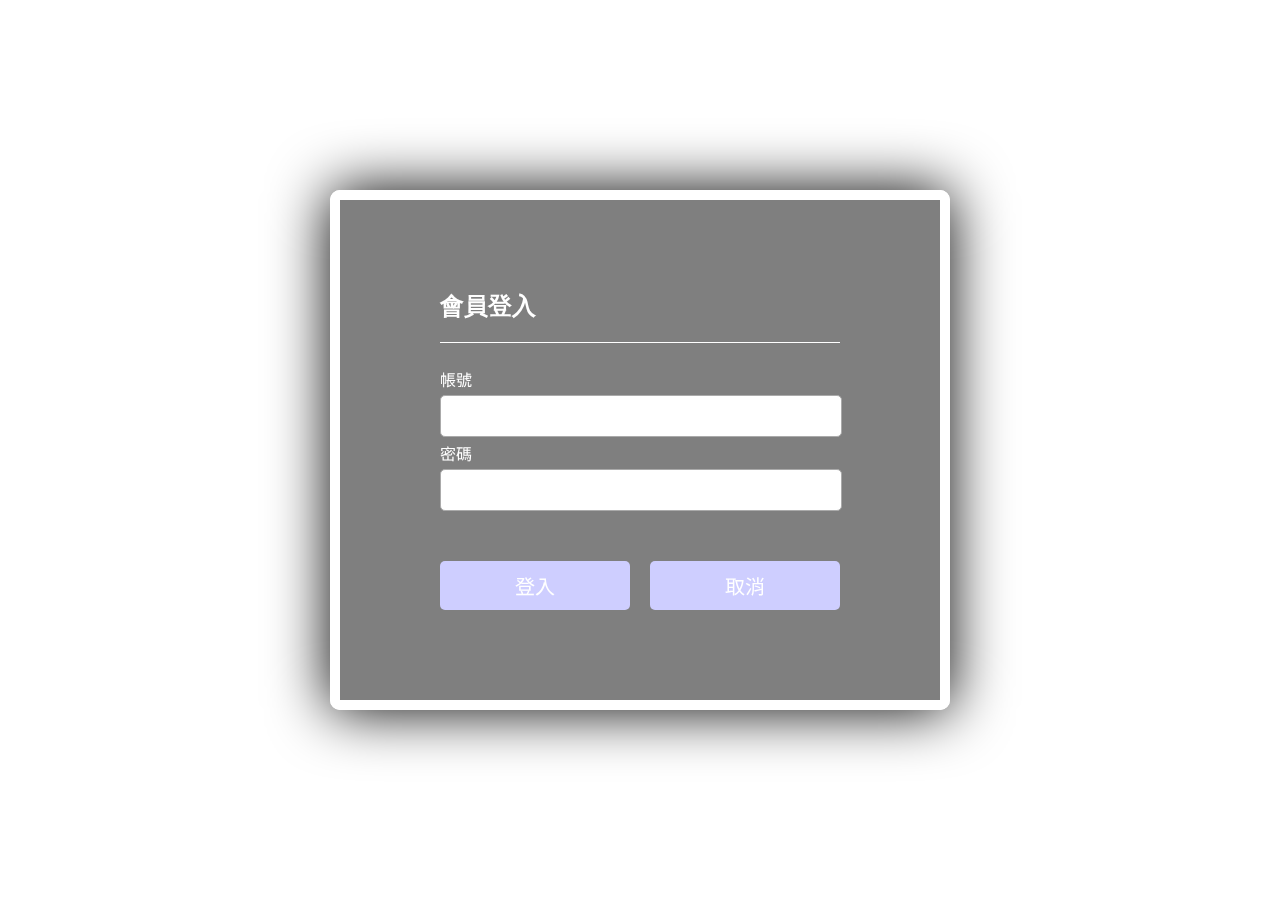
<file: goldfish_layouts/goldfish17.html>
<!DOCTYPE html>
<html lang="en">
<head>
    <meta charset="UTF-8">
    <meta name="viewport" content="width=device-width, initial-scale=1.0">
    <title>Goldfish #17 test</title>
    <style type="text/css">
    @import url('https://fonts.googleapis.com/css2?family=Noto+Sans+TC:wght@100;300;400;500;700;900&display=swap');
    *{
        margin: 0;
        padding: 0;
        list-style: none;
    }
    html, body{
        height: 100%;
    }
    body{
        background: url("https://images.unsplash.com/photo-1497215842964-222b430dc094?ixlib=rb-1.2.1&ixid=eyJhcHBfaWQiOjEyMDd9&auto=format&fit=crop&w=2700&q=80") no-repeat center center / cover;
        display: flex;
        justify-content: center;
        align-items: center;
    }
    .login{
        width: 600px;
        height: 500px;
        background-color: rgba(0,0,0,.5);
        border-radius: 10px;
        border: 10px solid white;
        box-shadow: 0 0 60px black;
        -webkit-backdrop-filter: blur(5px);
        backdrop-filter: blur(5px);
        display: flex;
        justify-content: center;
        align-items: center;
        color: white;
    }
    .form{
        width: 400px;
    }
    .form h2{
        margin-bottom: 20px;
        padding-bottom: 20px;
        border-bottom: 1px solid white;
    }
    .form .group{
       
    }
    .form label{
        line-height: 2;
        font-family: 'Noto Sans TC', sans-serif;
    }
    .form input{
        width: 100%;
        border: 1px solid #aaa;
        border-radius: 5px;
        line-height: 3;
    }
    .form .btn-group{
        font-size: 0;
        margin-top: 50px;
    }
    .form .btn{
        font-size: 20px;
        border-radius: 5px;
        border: none;
        background-color: #CECEFF;
        width: 190px;
        padding: 10px 0;
        color: white;
        font-family: 'Noto Sans TC', sans-serif;
    }
    .form .btn + .btn{
        margin-left: 20px;
    }
    </style>
</head>
<body>
    <div class="login">
        <form class="form">
            <h2>會員登入</h2>
            <div class="group">
                <label for="user_id">帳號</label>
                <input type="text" id="user_id">
            </div>
            <div class="group">
                <label for="user_password">密碼</label>
                <input type="text" id="user_password">
            </div>
            <div class="btn-group">
                <button class="btn">登入</button>
                <button class="btn">取消</button>
            </div>
        </form>
    </div>



</body>
</html>
</file>
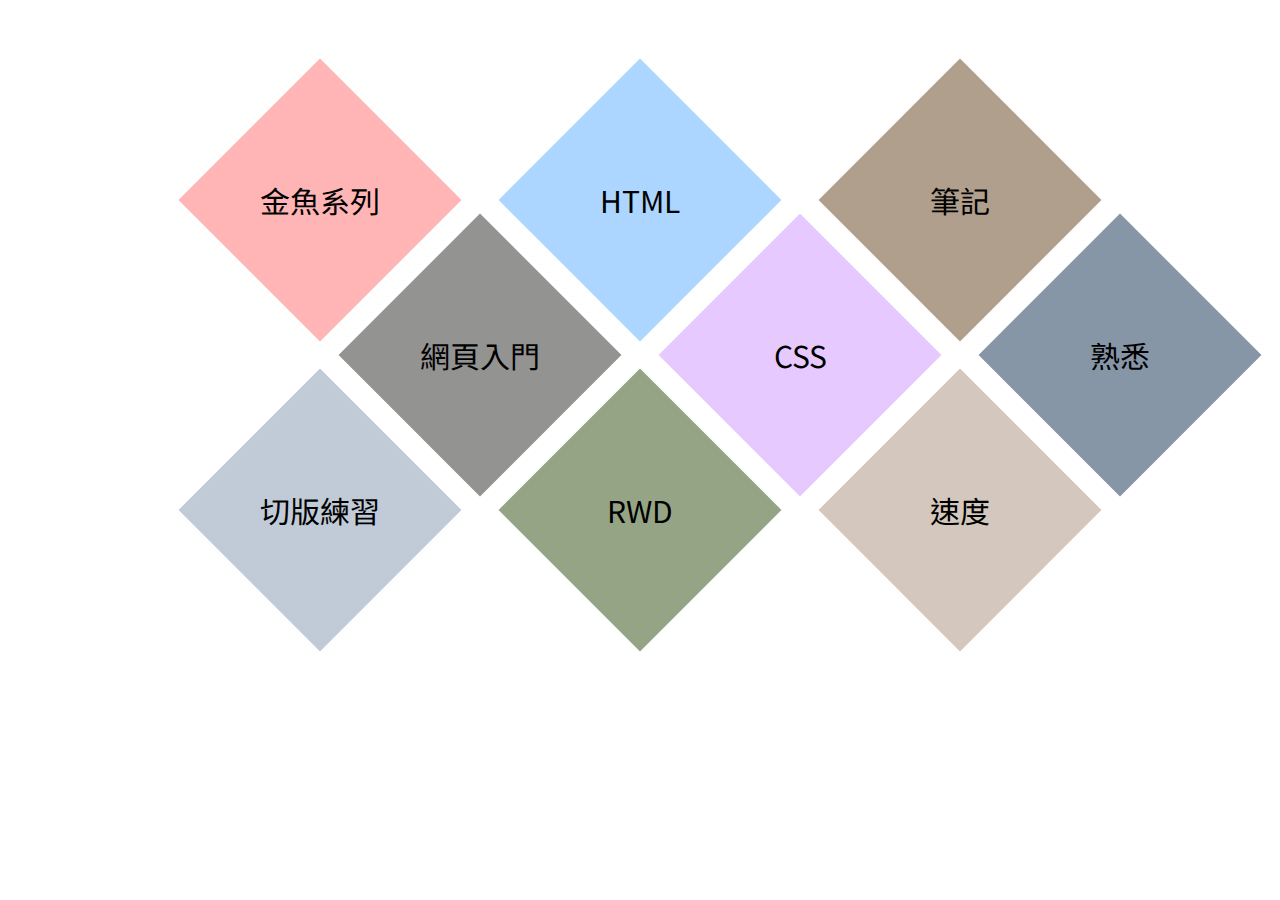
<file: goldfish_layouts/goldfish20.html>
<!DOCTYPE html>
<html lang="en">
<head>
    <meta charset="UTF-8">
    <title>Goldfish #20 test</title>
    <style type="text/css">
        @import url('https://fonts.googleapis.com/css2?family=Noto+Sans+TC:wght@100;300;400;500;700;900&display=swap');
        *{
            margin: 0;
            padding: 0;
            list-style: none;
        }
        ul{
            width: 960px;
            margin: auto;
            padding: 100px 0;
            display: flex;
            flex-wrap: wrap;
        }
        li{
            width: 200px;
            height: 200px;
            text-align: center;
            line-height: 200px;
            /* outline: 1px solid black; */
            margin: 0 60px -45px;
            position: relative;
            font-size: 30px;
            font-family: 'Noto Sans TC', sans-serif;
        }
        li::before{
            content: '';
            position: absolute;
            z-index: -1;
            width: 100%;
            height: 100%;
            /* outline: 1px solid red; */
            top: 0;
            left: 0;
            transform: rotate(45deg);
        }
        li:nth-child(n+4){
            left: 160px;
        }
        li:nth-child(n+7){
            left: 0;
        }
        .box1::before{background-color: #FFB5B5;}
        .box2::before{background-color: #acd6ff;}
        .box3::before{background-color: #af9f8c;}
        .box4::before{background-color: #939391;}
        .box5::before{background-color: #E6CAFF;}
        .box6::before{background-color: #8696A7;}
        .box7::before{background-color: #c1cbd7;}
        .box8::before{background-color: #96a486;}
        .box9::before{background-color: #d4c8be;}

        li:hover{
            color: white;
        }
        li:hover::before{
            background-color: black;
        }
    </style>
</head>
<body>
    <ul>
        <li class="box1">金魚系列</li>
        <li class="box2">HTML</li>
        <li class="box3">筆記</li>
        <li class="box4">網頁入門</li>
        <li class="box5">CSS</li>
        <li class="box6">熟悉</li>
        <li class="box7">切版練習</li>
        <li class="box8">RWD</li>
        <li class="box9">速度</li>
    </ul>
</body>
</html>
</file>
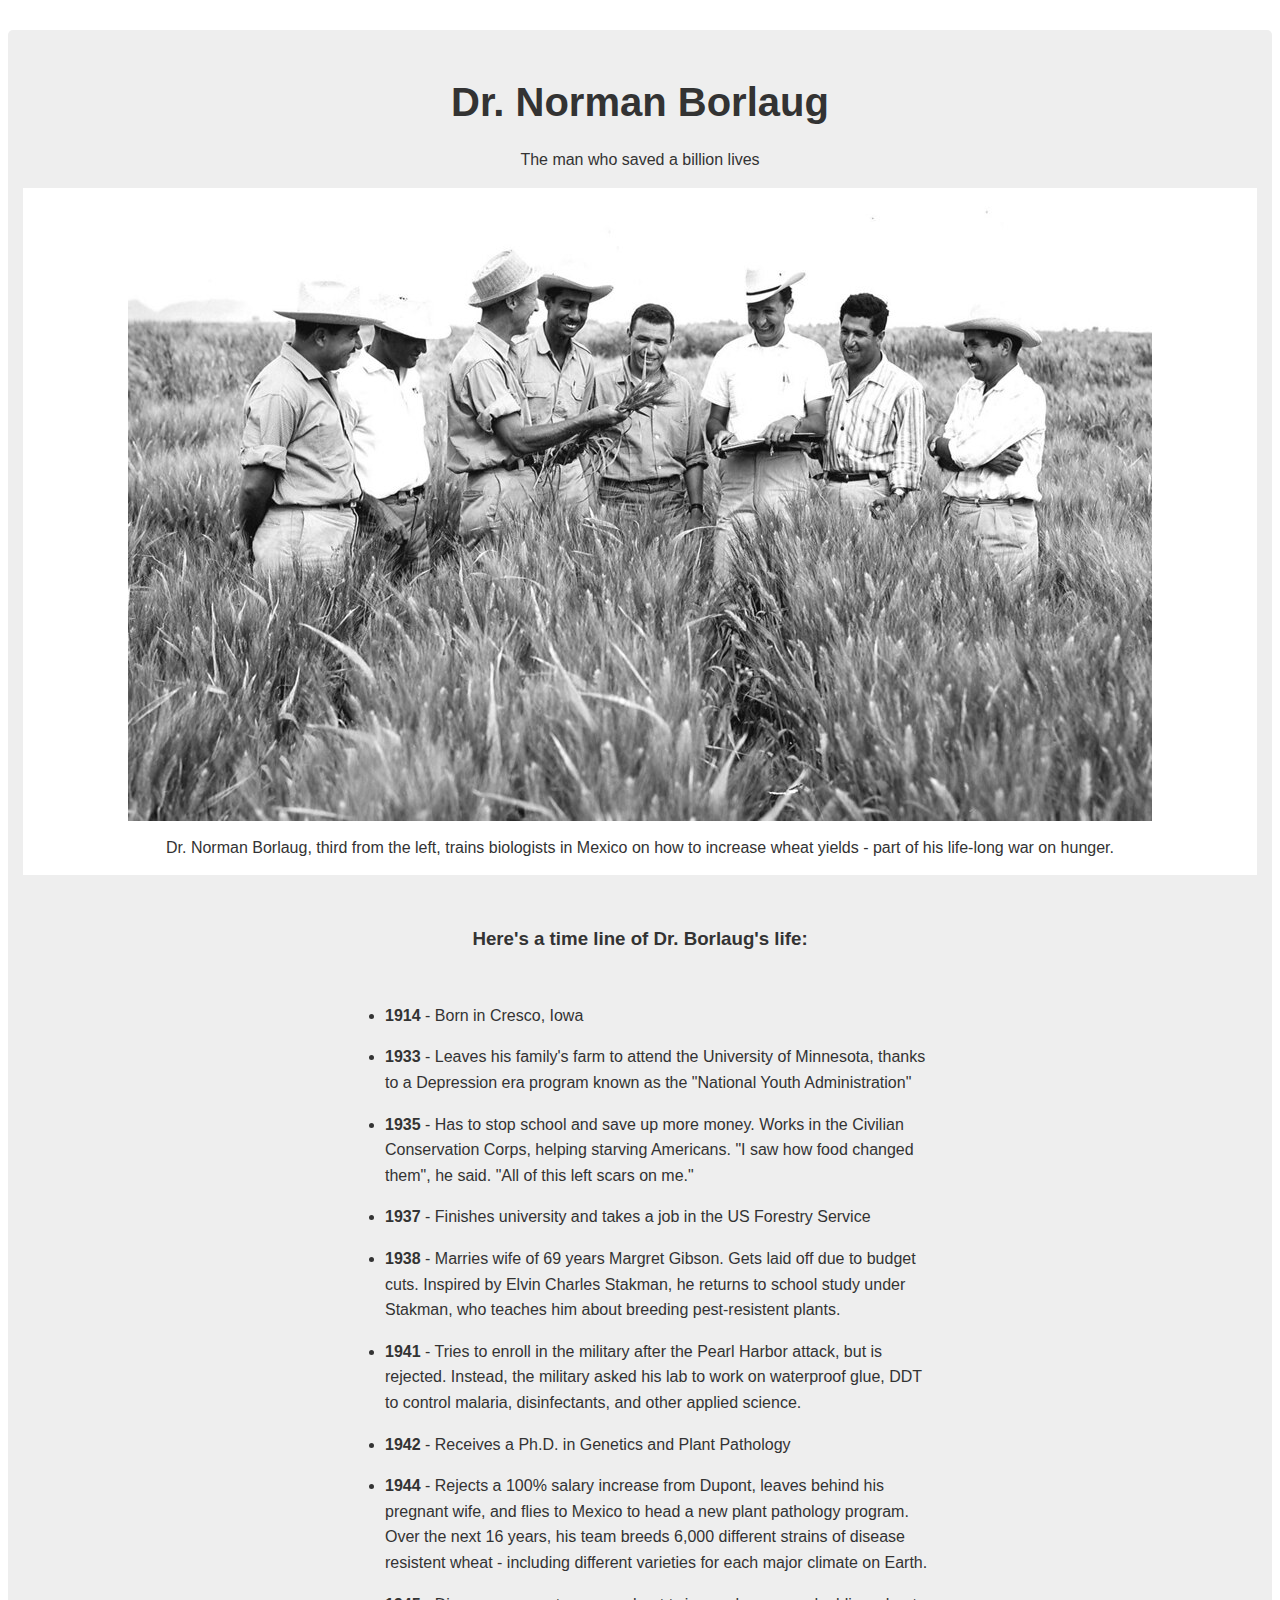
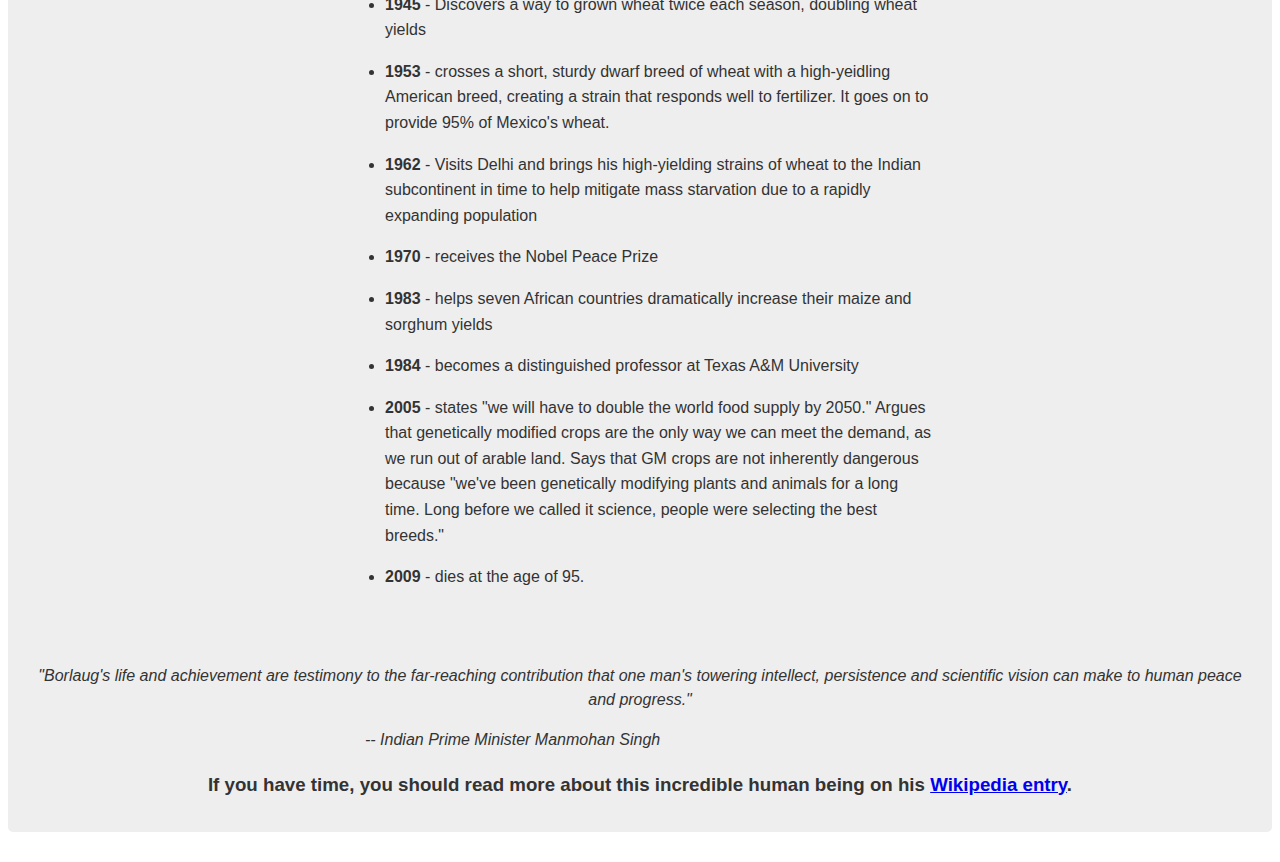
<file: Tribute/tribute.html>
<!DOCTYPE html>
<html lang="en">
<head>
    <meta charset="UTF-8">
    <meta name="viewport" content="width=device-width, initial-scale=1.0">
    <title>Tribute Page</title>
    <style>
        html{
            font-size: 10px;
        }
        body{
            font-family: -apple-system, BlinkMacSystemFont, 'Segoe UI', Roboto, Oxygen, Ubuntu, Cantarell, 'Open Sans', 'Helvetica Neue', sans-serif;
            font-size: 1.6rem;
            line-height: 1.5;
            text-align: center;
            color: #333;
            margin: 0;
        }
        h1{
            font-size: 4rem;
            margin-bottom: 0;
        }
        main{
            margin: 30px 8px;
            padding: 15px;
            border-radius: 5px;
            background: #eee;
        }
        img{
            max-width: 100%;
            display: block;
            height: auto;
            margin: 0 auto;
        }
        #cover-block{
            background: white;
            padding: 10px;
            margin: 0;
        }
        #cover-block p{
            margin: 15px 0 5px 0;
        }
        #headline{
            margin: 50px 0;
            text-align: center;
        }
        ul{
            max-width: 550px;
            margin: 0 auto 50px auto;
            text-align: left;
            line-height: 1.6;
        }
        li{
            margin: 16px 0;
        }
        #div last-paragraph{
            max-width: 550px;
            margin: 0 auto 50px auto;
            text-align: left;
        }
        #cite{
            max-width: 550px;
            margin: 0 auto 0 auto;
            text-align: left;
        }
    </style>
</head>
<body>
    <main>
        <h1>Dr. Norman Borlaug</h1>
        <p>The man who saved a billion lives</p>
        <div id="cover-block">
            <img src="./image/tribute-cover.jpg" alt="Cover">
            <p>Dr. Norman Borlaug, third from the left, trains biologists in Mexico on how to increase wheat yields - part of his life-long war on hunger.</p>
        </div>
        <div>
            <h3 id="headline">Here's a time line of Dr. Borlaug's life:</h3>
            <ul>
                <li><b>1914</b> - Born in Cresco, Iowa</li>
                <li><b>1933</b> - Leaves his family's farm to attend the University of Minnesota, thanks to a Depression era program known as the "National Youth Administration"</li>
                <li><b>1935</b> - Has to stop school and save up more money. Works in the Civilian Conservation Corps, helping starving Americans. "I saw how food changed them", he said. "All of this left scars on me."</li>
                <li><b>1937</b> - Finishes university and takes a job in the US Forestry Service</li>
                <li><b>1938</b> - Marries wife of 69 years Margret Gibson. Gets laid off due to budget cuts. Inspired by Elvin Charles Stakman, he returns to school study under Stakman, who teaches him about breeding pest-resistent plants.</li>
                <li><b>1941</b> - Tries to enroll in the military after the Pearl Harbor attack, but is rejected. Instead, the military asked his lab to work on waterproof glue, DDT to control malaria, disinfectants, and other applied science.</li>
                <li><b>1942</b> - Receives a Ph.D. in Genetics and Plant Pathology</li>
                <li><b>1944</b> - Rejects a 100% salary increase from Dupont, leaves behind his pregnant wife, and flies to Mexico to head a new plant pathology program. Over the next 16 years, his team breeds 6,000 different strains of disease resistent wheat - including different varieties for each major climate on Earth.</li>
                <li><b>1945</b> - Discovers a way to grown wheat twice each season, doubling wheat yields</li>
                <li><b>1953</b> - crosses a short, sturdy dwarf breed of wheat with a high-yeidling American breed, creating a strain that responds well to fertilizer. It goes on to provide 95% of Mexico's wheat.</li>
                <li><b>1962</b> - Visits Delhi and brings his high-yielding strains of wheat to the Indian subcontinent in time to help mitigate mass starvation due to a rapidly expanding population</li>
                <li><b>1970</b> - receives the Nobel Peace Prize</li>
                <li><b>1983</b> - helps seven African countries dramatically increase their maize and sorghum yields</li>
                <li><b>1984</b> - becomes a distinguished professor at Texas A&M University</li>
                <li><b>2005</b> - states "we will have to double the world food supply by 2050." Argues that genetically modified crops are the only way we can meet the demand, as we run out of arable land. Says that GM crops are not inherently dangerous because "we've been genetically modifying plants and animals for a long time. Long before we called it science, people were selecting the best breeds."</li>
                <li><b>2009</b> - dies at the age of 95.</li>
            </ul>
            <br>
            <div id="last-paragraph"><i>"Borlaug's life and achievement are testimony to the far-reaching contribution that one man's towering intellect, persistence and scientific vision can make to human peace and progress."</i></p>
            <p id="cite"><i>-- Indian Prime Minister Manmohan Singh</i></p>
        </div>
        <h3>If you have time, you should read more about this incredible human being on his <a href="https://en.wikipedia.org/wiki/Norman_Borlaug">Wikipedia entry</a>.</h3>
    </main>
</body>
</html>
</file>
